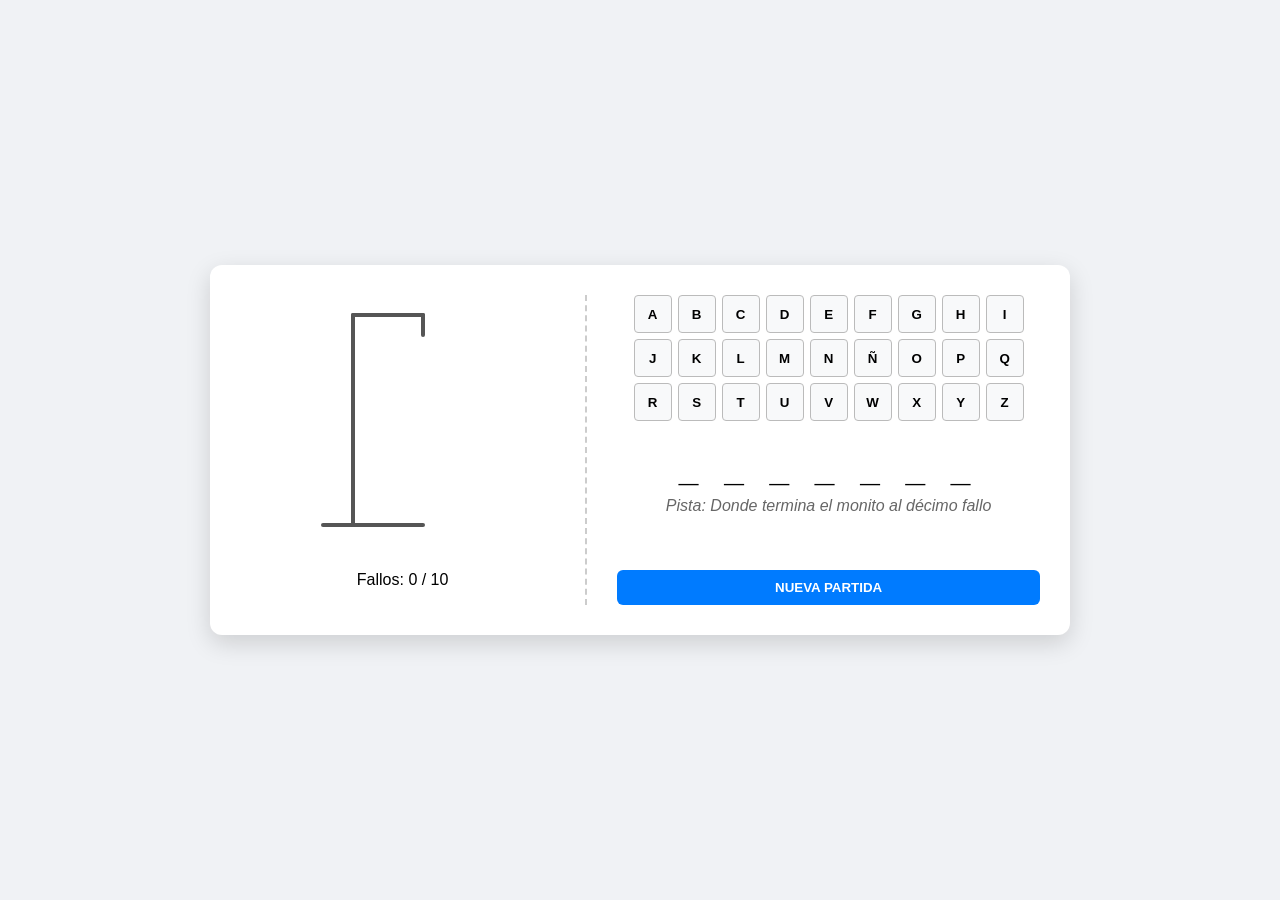
<file: ahorcado/index.html>
<!DOCTYPE html>
<html lang="es">
<head>
  <meta charset="UTF-8">
  <meta name="viewport" content="width=device-width, initial-scale=1.0">
  <title>Piensa antes que te alcance </title>
  <style>
    body {
      font-family: 'Segoe UI', Tahoma, Geneva, Verdana, sans-serif;
      background-color: #f0f2f5;
      display: flex;
      justify-content: center;
      align-items: center;
      min-height: 100vh;
      margin: 0;
    }

    .game-layout {
      display: flex;
      flex-direction: row;
      background: white;
      padding: 30px;
      border-radius: 12px;
      box-shadow: 0 8px 24px rgba(0,0,0,0.15);
      gap: 30px;
      max-width: 800px;
      width: 100%;
    }

    /* Lado Izquierdo: Dibujo */
    .left-panel {
      flex: 1;
      display: flex;
      flex-direction: column;
      align-items: center;
      justify-content: center;
      border-right: 2px dashed #ccc;
      padding-right: 20px;
    }

    svg {
      width: 220px;
      height: 260px;
      stroke: #333;
      stroke-width: 4;
      stroke-linecap: round;
      fill: none;
    }

    /* La horca siempre es visible */
    .gallows { stroke: #555; }

    /* Partes que se van revelando */
    .draw-part { display: none; }
    .draw-part.visible { display: block; }

    /* Lado Derecho: Controles */
    .right-panel {
      flex: 1.3;
      display: flex;
      flex-direction: column;
      justify-content: space-between;
    }

    #keyboard {
      display: flex;
      flex-wrap: wrap;
      gap: 6px;
      justify-content: center;
      margin-bottom: 15px;
    }

    .key {
      width: 38px;
      height: 38px;
      font-weight: bold;
      border: 1px solid #bbb;
      background: #f8f9fa;
      border-radius: 4px;
      cursor: pointer;
    }

    .key:disabled {
      background: #e0e0e0;
      cursor: not-allowed;
      opacity: 0.5;
    }

    #word-display {
      font-size: 2.2rem;
      letter-spacing: 8px;
      text-align: center;
      margin: 10px 0 5px 0;
      font-weight: bold;
    }

    #hint-display {
      text-align: center;
      font-style: italic;
      color: #666;
      margin-bottom: 15px;
    }

    #status-message {
      text-align: center;
      font-weight: bold;
      min-height: 24px;
      margin-bottom: 10px;
    }

    .btn-reset {
      padding: 10px;
      background: #007bff;
      color: white;
      border: none;
      border-radius: 6px;
      font-weight: bold;
      cursor: pointer;
    }

    @media (max-width: 650px) {
      .game-layout { flex-direction: column; }
      .left-panel { border-right: none; border-bottom: 2px dashed #ccc; padding-bottom: 20px; }
    }
  </style>
</head>
<body>

<div class="game-layout">
  <!-- LADO IZQUIERDO: DIBUJO -->
  <div class="left-panel">
    <svg viewBox="0 0 200 260">
      <!-- Horca visible desde el inicio -->
      <g class="gallows">
        <line x1="20" y1="230" x2="120" y2="230" /> <!-- Base horca -->
        <line x1="50" y1="230" x2="50" y2="20" />   <!-- Poste vertical -->
        <line x1="50" y1="20" x2="120" y2="20" />    <!-- Poste horizontal -->
        <line x1="120" y1="20" x2="120" y2="40" />  <!-- Cuerda -->
      </g>

      <!-- Secuencia de 10 fallos -->
      <circle id="part-1" class="draw-part" cx="120" cy="60" r="20" />                      <!-- 1. Cabeza -->
      <line id="part-2" class="draw-part" x1="120" y1="80" x2="120" y2="95" />               <!-- 2. Cuello -->
      <line id="part-3" class="draw-part" x1="120" y1="90" x2="145" y2="110" />              <!-- 3. Brazo derecho -->
      <line id="part-4" class="draw-part" x1="120" y1="90" x2="95" y2="110" />               <!-- 4. Brazo izquierdo -->
      <line id="part-5" class="draw-part" x1="120" y1="95" x2="120" y2="150" />              <!-- 5. Tronco -->
      <line id="part-6" class="draw-part" x1="120" y1="150" x2="95" y2="190" />              <!-- 6. Pierna izquierda -->
      <line id="part-7" class="draw-part" x1="120" y1="150" x2="145" y2="190" />             <!-- 7. Pierna derecha -->
      <line id="part-8" class="draw-part" x1="100" y1="220" x2="140" y2="200" stroke="#8B4513" /> <!-- 8. Tronco leña 1 -->
      <line id="part-9" class="draw-part" x1="100" y1="200" x2="140" y2="220" stroke="#8B4513" /> <!-- 9. Tronco leña 2 (Cruz) -->
      
     <!-- 10. ¡Fuego total y rayones crueles! 🔥 -->
     <g id="part-10" class="draw-part">
     <!-- Llamas gigantes -->
     <path d="M 30 230 Q 50 120 70 180 Q 90 80 110 160 Q 130 90 150 180 Q 170 110 180 230 Z" fill="#ff4500" opacity="0.8" />
     <path d="M 50 230 Q 70 140 90 190 Q 110 110 125 180 Q 140 130 160 230 Z" fill="#ffcc00" opacity="0.9" />
  
     <!-- Rayones negros estilo pluma/cuaderno encima del monito -->
     <path d="M 80 50 L 160 190 M 150 50 L 70 190 M 60 120 L 180 110 M 70 80 L 170 160" stroke="#111" stroke-width="5" />
    </g>
    </svg>
    <p>Fallos: <span id="fail-count">0</span> / 10</p>
  </div>

  <!-- LADO DERECHO: ESTRUCTURA SOLICITADA -->
  <div class="right-panel">
    <!-- 1. Teclado arriba -->
    <div id="keyboard"></div>

    <!-- 2. Palabra en medio -->
    <div id="word-display">_ _ _ _</div>

    <!-- 3. Tip / Pista abajo de la palabra -->
    <div id="hint-display">Pista: ...</div>

    <div id="status-message"></div>
    <button class="btn-reset" onclick="initGame()">NUEVA PARTIDA</button>
  </div>
</div>

<script>
  const dictionary = [
    { word: "CUADERNO", hint: "Donde tu mamá se entera que hiciste en la escuela" },
    { word: "MAESTRO", hint: "El que te pone X por no saber la respuesta" },
    { word: "RECREO", hint: "El mejor momento del día escolar" },
    { word: "AMIGO", hint: "Con quien haces planes para jugar" },
    { word: "LAPIZ", hint: "Se le rompe la punta" },
    { word: "ARCOIRIS", hint: "Tiene siete colores" },
    { word: "BANDERA", hint: "Tiene tres colores" },
    { word: "MASTIL", hint: "Es muy alto y vertical, parece tocar el cielo" },
    { word: "HOGUERA", hint: "Donde termina el monito al décimo fallo" }
  ];

  let selectedItem = {};
  let guessedLetters = [];
  let mistakes = 0;
  const maxMistakes = 10;

  function initGame() {
    selectedItem = dictionary[Math.floor(Math.random() * dictionary.length)];
    guessedLetters = [];
    mistakes = 0;

    document.getElementById("fail-count").textContent = mistakes;
    document.getElementById("status-message").textContent = "";
    document.getElementById("hint-display").textContent = `Pista: ${selectedItem.hint}`;

    for (let i = 1; i <= maxMistakes; i++) {
      document.getElementById(`part-${i}`).classList.remove("visible");
    }

    updateWordDisplay();
    createKeyboard();
  }

  function updateWordDisplay() {
    const display = selectedItem.word
      .split("")
      .map(letter => (guessedLetters.includes(letter) ? letter : "_"))
      .join(" ");
    
    document.getElementById("word-display").textContent = display;

    if (!display.includes("_")) {
      document.getElementById("status-message").textContent = "¡Te salvaste de la 🔥 hoguera! 🎉";
      document.getElementById("status-message").style.color = "green";
      disableKeyboard();
    }
  }

  function createKeyboard() {
    const keyboardContainer = document.getElementById("keyboard");
    keyboardContainer.innerHTML = "";
    const letters = "ABCDEFGHIJKLMNÑOPQRSTUVWXYZ".split("");

    letters.forEach(letter => {
      const btn = document.createElement("button");
      btn.textContent = letter;
      btn.classList.add("key");
      btn.onclick = () => handleGuess(letter, btn);
      keyboardContainer.appendChild(btn);
    });
  }

  function handleGuess(letter, button) {
    button.disabled = true;
    guessedLetters.push(letter);

    if (selectedItem.word.includes(letter)) {
      updateWordDisplay();
    } else {
      mistakes++;
      document.getElementById("fail-count").textContent = mistakes;
      document.getElementById(`part-${mistakes}`).classList.add("visible");

      if (mistakes === maxMistakes) {
        document.getElementById("status-message").textContent = `¡Se prendió la hoguera! 💥 La palabra era: ${selectedItem.word}`;
        document.getElementById("status-message").style.color = "red";
        disableKeyboard();
      }
    }
  }

  function disableKeyboard() {
    const buttons = document.querySelectorAll(".key");
    buttons.forEach(btn => btn.disabled = true);
  }

  initGame();
</script>

</body>
</html>
</file>
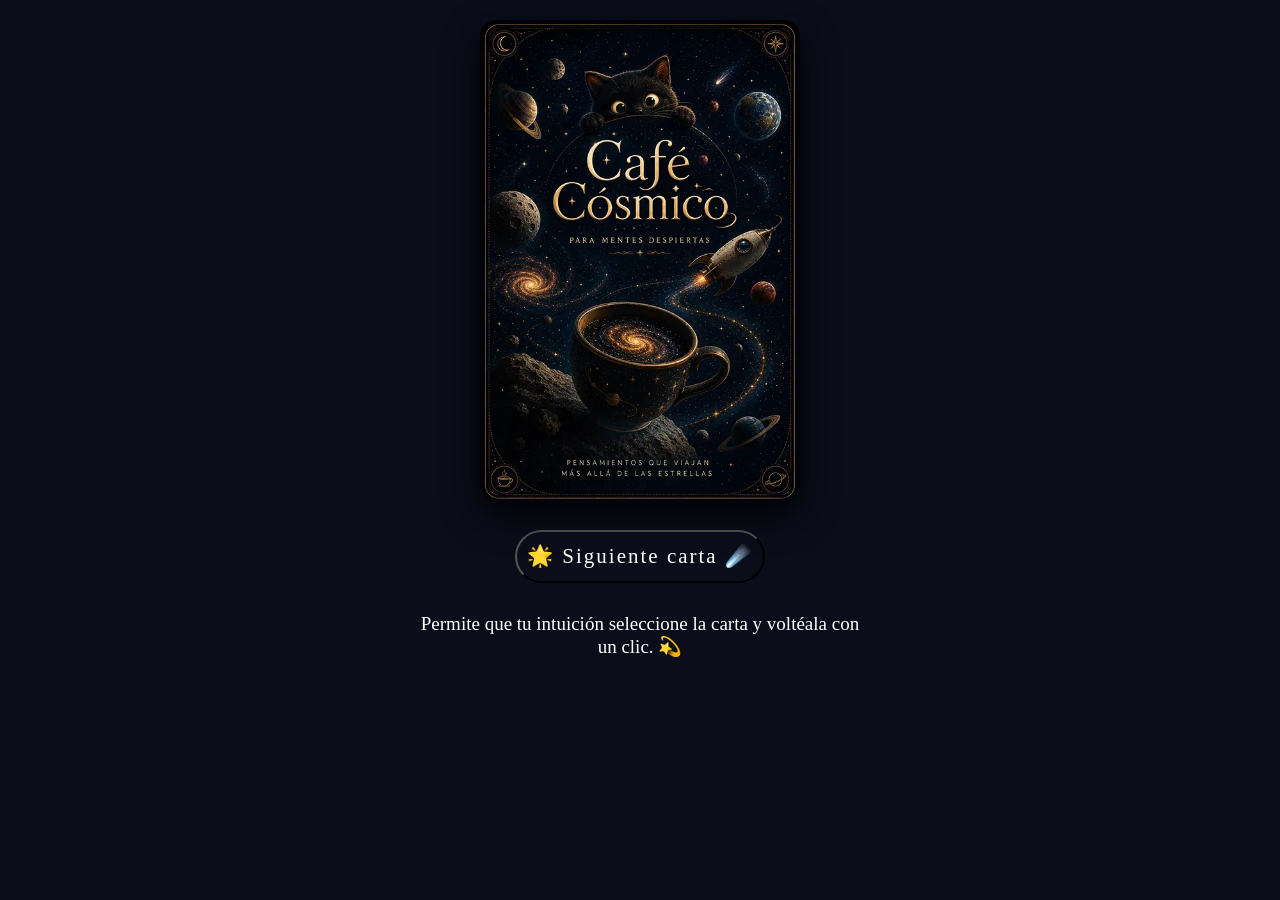
<file: cafe-cosmico/index.html>
<!DOCTYPE html>
<html lang="es">
<head>
  <meta charset="UTF-8">
  <meta name="viewport" content="width=device-width, initial-scale=1.0">
  <title>Café Cósmico - Oráculo</title>
  <link rel="stylesheet" href="style.css">
</head>
<body>
  <div class="contenedor-oraculo">
    <div class="escenario-mazo">
      <!-- Carta estática fija al fondo que siempre mantendrá la portada exacta -->
      <div class="tarjeta-fondo">
        <img src="imagenes/portada.webp" alt="Café Cósmico">
      </div>

      <!-- Tarjeta interactiva frontal -->
      <div class="tarjeta-activa-container" id="tarjetaContainer">
        <div class="tarjeta" id="tarjeta">
          <div class="cara reverso">
            <img src="imagenes/portada.webp" alt="Café Cósmico">
          </div>
          <div class="cara frente">
            <img id="imagenOraculo" src="" alt="Frase del Oráculo">
          </div>
        </div>
      </div>
    </div>
    <button id="btnBarajar"> 🌟 Siguiente carta ☄️</button>
    <center>Permite que tu intuición seleccione la carta y voltéala con un clic. 💫</center>
  </div>

  <script src="script.js"></script>
</body>
</html>
</file>
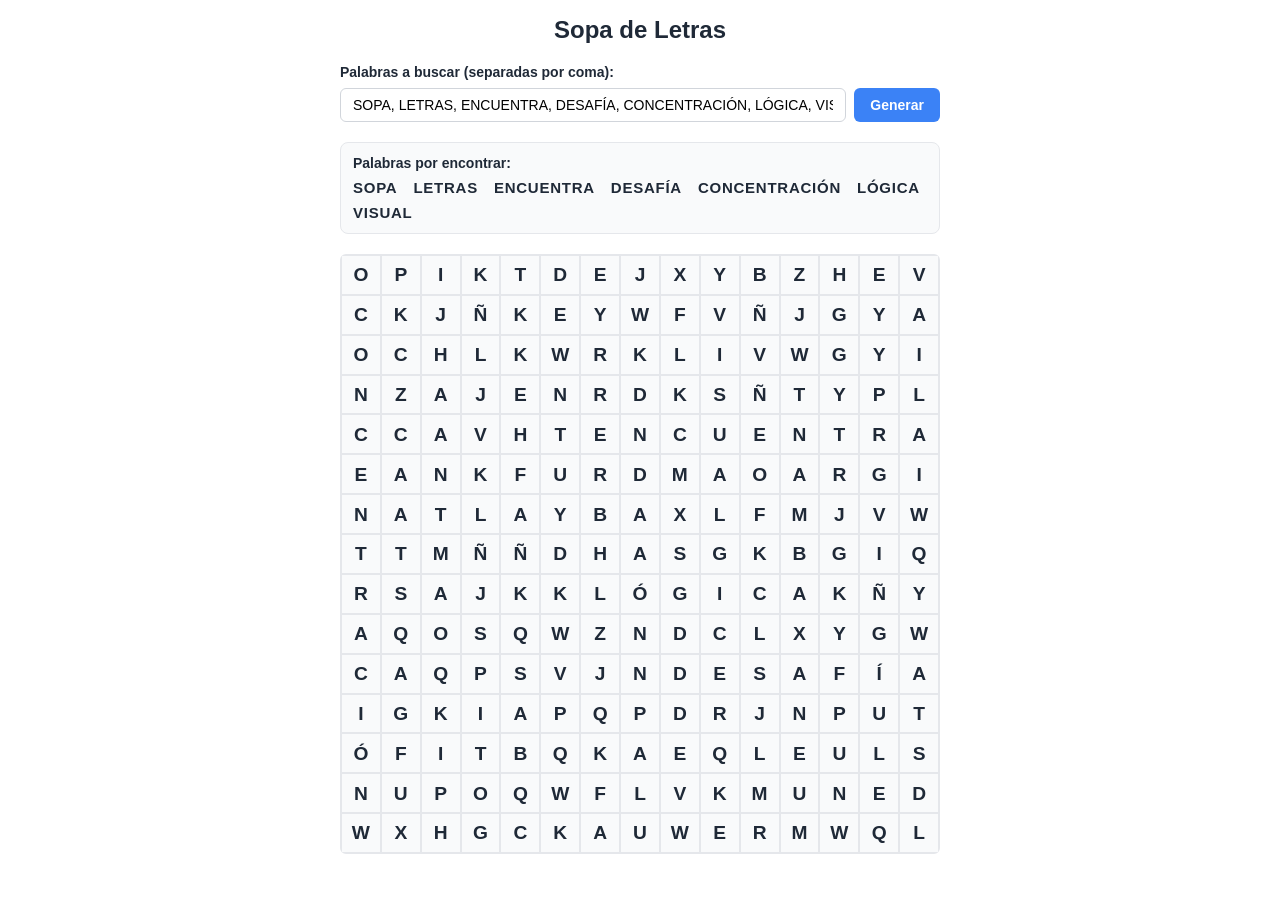
<file: sopa-letras/index.html>
<!DOCTYPE html>
<html lang="es">
<head>
  <meta charset="UTF-8">
  <meta name="viewport" content="width=device-width, initial-scale=1.0">
  <title>Sopa de Letras Desafía tu concentración </title>
  <style>
    :root {
      --primary-color: #3b82f6;
      --success-color: #16a34a;
      --bg-color: #ffffff;
      --text-color: #1f2937;
      --grid-border: #e5e7eb;
      --cell-bg: #f9fafb;
      --cell-hover: #e0e7ff;
      --cell-selected: #93c5fd;
      --cell-found: #bbf7d0;
    }

    * {
      box-sizing: border-box;
      margin: 0;
      padding: 0;
      font-family: -apple-system, BlinkMacSystemFont, "Segoe UI", Roboto, Helvetica, Arial, sans-serif;
    }

    body {
      background-color: var(--bg-color);
      color: var(--text-color);
      display: flex;
      flex-direction: column;
      align-items: center;
      padding: 1rem;
      min-height: 100vh;
    }

    .container {
      width: 100%;
      max-width: 600px;
      display: flex;
      flex-direction: column;
      gap: 1.25rem;
    }

    h1 {
      text-align: center;
      font-size: 1.5rem;
      color: var(--text-color);
    }

    /* Formulario para cambiar palabras */
    .controls {
      display: flex;
      flex-direction: column;
      gap: 0.5rem;
    }

    .controls label {
      font-weight: 600;
      font-size: 0.875rem;
    }

    .input-group {
      display: flex;
      gap: 0.5rem;
    }

    input[type="text"] {
      flex: 1;
      padding: 0.5rem 0.75rem;
      border: 1px solid #d1d5db;
      border-radius: 0.375rem;
      font-size: 0.875rem;
      text-transform: uppercase;
    }

    button {
      background-color: var(--primary-color);
      color: white;
      border: none;
      padding: 0.5rem 1rem;
      border-radius: 0.375rem;
      font-weight: 600;
      font-size: 0.875rem;
      cursor: pointer;
      transition: background-color 0.2s;
    }

    button:hover {
      background-color: #2563eb;
    }

    /* Lista de palabras a buscar */
    .words-container {
      background-color: var(--cell-bg);
      border: 1px solid var(--grid-border);
      border-radius: 0.5rem;
      padding: 0.75rem;
    }

    .words-title {
      font-size: 0.875rem;
      font-weight: 600;
      margin-bottom: 0.5rem;
    }

    .words-list {
      display: flex;
      flex-wrap: wrap;
      gap: 0.5rem 1rem;
      list-style: none;
    }

    .word-item {
      font-weight: 600;
      font-size: 0.9375rem;
      display: flex;
      align-items: center;
      gap: 0.25rem;
      letter-spacing: 0.05em;
    }

    .word-item.found {
      color: var(--success-color);
      text-decoration: line-through;
      opacity: 0.8;
    }

    .check-mark {
      color: var(--success-color);
      font-weight: bold;
    }

    /* Tablero de 15x15 Adaptable */
    .grid-container {
      width: 100%;
      aspect-ratio: 1 / 1;
      display: grid;
      grid-template-columns: repeat(15, 1fr);
      grid-template-rows: repeat(15, 1fr);
      gap: 2px;
      background-color: var(--grid-border);
      border: 2px solid var(--grid-border);
      border-radius: 0.375rem;
      user-select: none;
      touch-action: none;
    }

  .cell {
    background-color: var(--cell-bg);
    display: flex;
    align-items: center;
    justify-content: center;
    font-weight: 700;
    font-size: clamp(0.7rem, 2.8vw, 1.2rem); /* Ligera reducción de tamaño para acomodar acentos */
    cursor: pointer;
    text-transform: uppercase;
    line-height: 1;
  }

    .cell:hover {
      background-color: var(--cell-hover);
    }

    .cell.selected {
      background-color: var(--cell-selected);
    }

    .cell.found {
      background-color: var(--cell-found);
      color: #14532d;
    }
  </style>
</head>
<body>

  <div class="container">
    <h1>Sopa de Letras</h1>

    <!-- Control de Palabras -->
    <div class="controls">
      <label for="words-input">Palabras a buscar (separadas por coma):</label>
      <div class="input-group">
        <input type="text" id="words-input" value="SOPA, LETRAS, ENCUENTRA, DESAFÍA, CONCENTRACIÓN, LÓGICA, VISUAL" />
        <button id="btn-update">Generar</button>
      </div>
    </div>

    <!-- Lista Superior de Palabras -->
    <div class="words-container">
      <div class="words-title">Palabras por encontrar:</div>
      <ul class="words-list" id="words-list"></ul>
    </div>

    <!-- Tablero de Juego -->
    <div class="grid-container" id="grid"></div>
  </div>

  <script>
  const GRID_SIZE = 15;
  let targetWords = [];
  let foundWords = new Set();
  let gridMatrix = [];
  let placedWordLocations = {}; // { PALABRA: [{r, c}, ...] }

  // Estado para la selección mediante arrastre (Mouse / Touch)
  let isSelecting = false;
  let startCell = null;
  let currentEndCell = null;
  let selectedCells = [];

  // Elementos del DOM
  const gridEl = document.getElementById('grid');
  const wordsListEl = document.getElementById('words-list');
  const wordsInput = document.getElementById('words-input');
  const btnUpdate = document.getElementById('btn-update');

  // Inicializar juego
function removeAccents(str) {
  return str.normalize("NFD").replace(/[\u0300-\u036f]/g, "");
}

function initGame() {
  const rawInput = wordsInput.value.toUpperCase();
  
  targetWords = Array.from(new Set(
    rawInput.split(',')
      .map(w => w.trim().replace(/[^A-ZÑÁÉÍÓÚÜ]/g, '')) // Conserva A-Z, Ñ y vocales con acento/diéresis
      .filter(w => w.length >= 2 && w.length <= GRID_SIZE)
  ));

  if (targetWords.length === 0) {
    alert('Ingresa al menos una palabra válida (de 2 a 15 letras).');
    return;
  }

  foundWords.clear();
  resetSelection();
  placedWordLocations = {};

  generateGrid();
  renderWordsList();
  renderGrid();
}

  function resetSelection() {
    isSelecting = false;
    startCell = null;
    currentEndCell = null;
    selectedCells = [];
  }

  // Generar Matriz vacía, colocar palabras y rellenar aleatoriamente
  function generateGrid() {
    gridMatrix = Array.from({ length: GRID_SIZE }, () => Array(GRID_SIZE).fill(''));

    const directions = [
      [0, 1],   // Horizontal
      [1, 0],   // Vertical
      [1, 1],   // Diagonal Abajo-Derecha
      [-1, 1]   // Diagonal Arriba-Derecha
    ];

    targetWords.forEach(word => {
      let placed = false;
      let attempts = 0;

      while (!placed && attempts < 100) {
        attempts++;
        const dir = directions[Math.floor(Math.random() * directions.length)];
        const row = Math.floor(Math.random() * GRID_SIZE);
        const col = Math.floor(Math.random() * GRID_SIZE);

        if (canPlaceWord(word, row, col, dir)) {
          const coords = [];
          for (let i = 0; i < word.length; i++) {
            const r = row + i * dir[0];
            const c = col + i * dir[1];
            gridMatrix[r][c] = word[i];
            coords.push({ r, c });
          }
          placedWordLocations[word] = coords;
          placed = true;
        }
      }
    });

    const alphabet = 'ABCDEFGHIJKLMNÑOPQRSTUVWXYZ';
    for (let r = 0; r < GRID_SIZE; r++) {
      for (let c = 0; c < GRID_SIZE; c++) {
        if (gridMatrix[r][c] === '') {
          gridMatrix[r][c] = alphabet[Math.floor(Math.random() * alphabet.length)];
        }
      }
    }
  }

  function canPlaceWord(word, r, c, [dr, dc]) {
    for (let i = 0; i < word.length; i++) {
      const nr = r + i * dr;
      const nc = c + i * dc;

      if (nr < 0 || nr >= GRID_SIZE || nc < 0 || nc >= GRID_SIZE) return false;
      if (gridMatrix[nr][nc] !== '' && gridMatrix[nr][nc] !== word[i]) return false;
    }
    return true;
  }

  // Renderizar Lista de Palabras arriba
  function renderWordsList() {
    wordsListEl.innerHTML = '';
    targetWords.forEach(word => {
      const li = document.createElement('li');
      li.className = `word-item ${foundWords.has(word) ? 'found' : ''}`;
      li.textContent = word;

      if (foundWords.has(word)) {
        const check = document.createElement('span');
        check.className = 'check-mark';
        check.textContent = ' ✓';
        li.appendChild(check);
      }

      wordsListEl.appendChild(li);
    });
  }

  // Renderizar Tablero HTML y asociar Eventos de Arrastre
  function renderGrid() {
    gridEl.innerHTML = '';
    for (let r = 0; r < GRID_SIZE; r++) {
      for (let c = 0; c < GRID_SIZE; c++) {
        const cell = document.createElement('div');
        cell.className = 'cell';
        cell.dataset.row = r;
        cell.dataset.col = c;
        cell.textContent = gridMatrix[r][c];

        // --- Eventos de Mouse ---
        cell.addEventListener('mousedown', (e) => {
          e.preventDefault();
          startSelection(r, c);
        });

        cell.addEventListener('mouseenter', () => {
          if (isSelecting) {
            updateSelection(r, c);
          }
        });

        gridEl.appendChild(cell);
      }
    }
    updateGridHighlights();
  }

  // Lógica de Inicio de Arrastre
  function startSelection(r, c) {
    isSelecting = true;
    startCell = { r, c };
    currentEndCell = { r, c };
    selectedCells = [startCell];
    updateGridHighlights();
  }

  // Lógica de Movimiento de Arrastre
  function updateSelection(r, c) {
    if (!startCell) return;
    currentEndCell = { r, c };
    
    const line = getLineCells(startCell.r, startCell.c, r, c);
    if (line.length > 0) {
      selectedCells = line;
    } else {
      selectedCells = [startCell];
    }
    updateGridHighlights();
  }

  // Lógica de Finalización de Arrastre
  function endSelection() {
    if (!isSelecting) return;
    
    if (selectedCells.length > 1) {
      checkSelection();
    }
    
    resetSelection();
    updateGridHighlights();
  }

  // --- Eventos de Pantalla Táctil (Touch) ---
  gridEl.addEventListener('touchstart', (e) => {
    e.preventDefault(); // Evita el scroll mientras se arrastra
    const touch = e.touches[0];
    const cell = getCellFromPoint(touch.clientX, touch.clientY);
    if (cell) {
      const r = parseInt(cell.dataset.row);
      const c = parseInt(cell.dataset.col);
      startSelection(r, c);
    }
  }, { passive: false });

  gridEl.addEventListener('touchmove', (e) => {
    e.preventDefault();
    if (!isSelecting) return;
    const touch = e.touches[0];
    const cell = getCellFromPoint(touch.clientX, touch.clientY);
    if (cell) {
      const r = parseInt(cell.dataset.row);
      const c = parseInt(cell.dataset.col);
      updateSelection(r, c);
    }
  }, { passive: false });

  gridEl.addEventListener('touchend', () => {
    endSelection();
  });

  // Finalizar selección si se suelta el clic del mouse fuera del tablero
  window.addEventListener('mouseup', () => {
    endSelection();
  });

  // Identificar casilla basada en coordenadas x/y (para Touch)
  function getCellFromPoint(x, y) {
    const element = document.elementFromPoint(x, y);
    if (element && element.classList.contains('cell')) {
      return element;
    }
    return null;
  }

  // Calcular línea recta (horizontal, vertical o diagonal)
  function getLineCells(r1, c1, r2, c2) {
    const dr = r2 - r1;
    const dc = c2 - c1;

    const steps = Math.max(Math.abs(dr), Math.abs(dc));
    if (steps === 0) return [{ r: r1, c: c1 }];

    const stepR = dr / steps;
    const stepC = dc / steps;

    // Solo permite líneas perfectamente rectas
    if (Math.abs(stepR) !== 0 && Math.abs(stepR) !== 1) return [];
    if (Math.abs(stepC) !== 0 && Math.abs(stepC) !== 1) return [];

    const line = [];
    for (let i = 0; i <= steps; i++) {
      line.push({
        r: r1 + i * stepR,
        c: c1 + i * stepC
      });
    }
    return line;
  }

  // Comprobar coincidencia de palabra
  function checkSelection() {
    const selectedWord = selectedCells.map(cell => gridMatrix[cell.r][cell.c]).join('');
    const reversedWord = selectedWord.split('').reverse().join('');

    const matchedWord = targetWords.find(
      w => !foundWords.has(w) && (w === selectedWord || w === reversedWord)
    );

    if (matchedWord) {
      foundWords.add(matchedWord);
      renderWordsList();

      if (foundWords.size === targetWords.length) {
        setTimeout(() => alert('¡Felicidades! Encontraste todas las palabras.'), 200);
      }
    }
  }

  // Actualizar estilos en el tablero
  function updateGridHighlights() {
    const cells = gridEl.children;

    const foundCoords = new Set();
    foundWords.forEach(word => {
      if (placedWordLocations[word]) {
        placedWordLocations[word].forEach(pos => foundCoords.add(`${pos.r},${pos.c}`));
      }
    });

    for (let i = 0; i < cells.length; i++) {
      const cell = cells[i];
      const r = parseInt(cell.dataset.row);
      const c = parseInt(cell.dataset.col);
      const key = `${r},${c}`;

      cell.className = 'cell';

      if (foundCoords.has(key)) {
        cell.classList.add('found');
      }

      if (selectedCells.some(pos => pos.r === r && pos.c === c)) {
        cell.classList.add('selected');
      }
    }
  }

  btnUpdate.addEventListener('click', initGame);
  initGame();
</script>
</body>
</html>
</file>
<file: cafe-cosmico/style.css>
body {
  background-color: #0b0d1b;
  color: #fff;
  display: flex;
  justify-content: center;
  align-items: center;
  min-height: 66vh;
  margin: 0;
  font-size: 19px;
  font-family: 'Garamond', serif;
}

.contenedor-oraculo {
  display: flex;
  flex-direction: column;
  align-items: center;
  gap: 30px;
  width: 100%;
  max-width: 500px;
  padding: 20px;
  box-sizing: border-box;
}

.escenario-mazo {
  width: 100%;
  max-width: 320px;
  aspect-ratio: 500 / 750;
  position: relative;
  display: flex;
  justify-content: center;
  align-items: center;
}

/* Carta estática idéntica que se queda fija abajo dando efecto de mazo */
.tarjeta-fondo {
  position: absolute;
  width: 100%;
  height: 100%;
  border-radius: 16px;
  overflow: hidden;
  box-shadow: 0 10px 25px rgba(0, 0, 0, 0.5);
  transform: translateY(4px) scale(0.98);
  opacity: 0.9;
  z-index: 1;
}

.tarjeta-fondo img {
  width: 100%;
  height: 100%;
  object-fit: cover;
}

/* Carta superior que realiza el movimiento */
.tarjeta-activa-container {
  width: 100%;
  height: 100%;
  position: absolute;
  top: 0;
  left: 0;
  z-index: 10;
}

.tarjeta {
  width: 100%;
  height: 100%;
  position: relative;
  transform-style: preserve-3d;
  transition: transform 0.7s cubic-bezier(0.175, 0.885, 0.32, 1.1);
  cursor: pointer;
  border-radius: 16px;
  box-shadow: 0 15px 35px rgba(0,0,0,0.6);
}

.tarjeta.volteada {
  transform: rotateY(-180deg);
}

.cara {
  position: absolute;
  width: 100%;
  height: 100%;
  backface-visibility: hidden;
  border-radius: 16px;
  overflow: hidden;
}

.cara img {
  width: 100%;
  height: 100%;
  object-fit: cover;
}

.frente {
  transform: rotateY(-180deg);
  background-color: #0b0d1b;
}

/* Animación limpia: sale a la izquierda y vuelve detrás de la carta de fondo */
@keyframes desplazamientoLimpio {
  0% {
    transform: translateX(0) rotate(0deg);
    z-index: 10;
  }
  40% {
    transform: translateX(-105%) rotate(-4deg);
    z-index: 10;
  }
  50% {
    transform: translateX(-105%) rotate(-4deg);
    z-index: 0; /* Pasa detrás de la tarjeta-fondo */
  }
  100% {
    transform: translateX(0) rotate(0deg);
    z-index: 0;
  }
}

.animacion-deslizar-atras {
  animation: desplazamientoLimpio 0.6s ease-in-out forwards;
}

button {
  background: transparent;
  color: #ffffff;
  padding: 12px 10px;
  font-size: 21px;
  border-radius: 30px;
  cursor: pointer;
  font-family: 'Garamond', serif;
  letter-spacing: 2px;
  transition: background 0.3s, color 0.3s;
}

button:hover {
  background: #ffd700;
  color: #0b0d1b;
  font-weight: bold; 
  letter-spacing: 1px;
}
</file>
